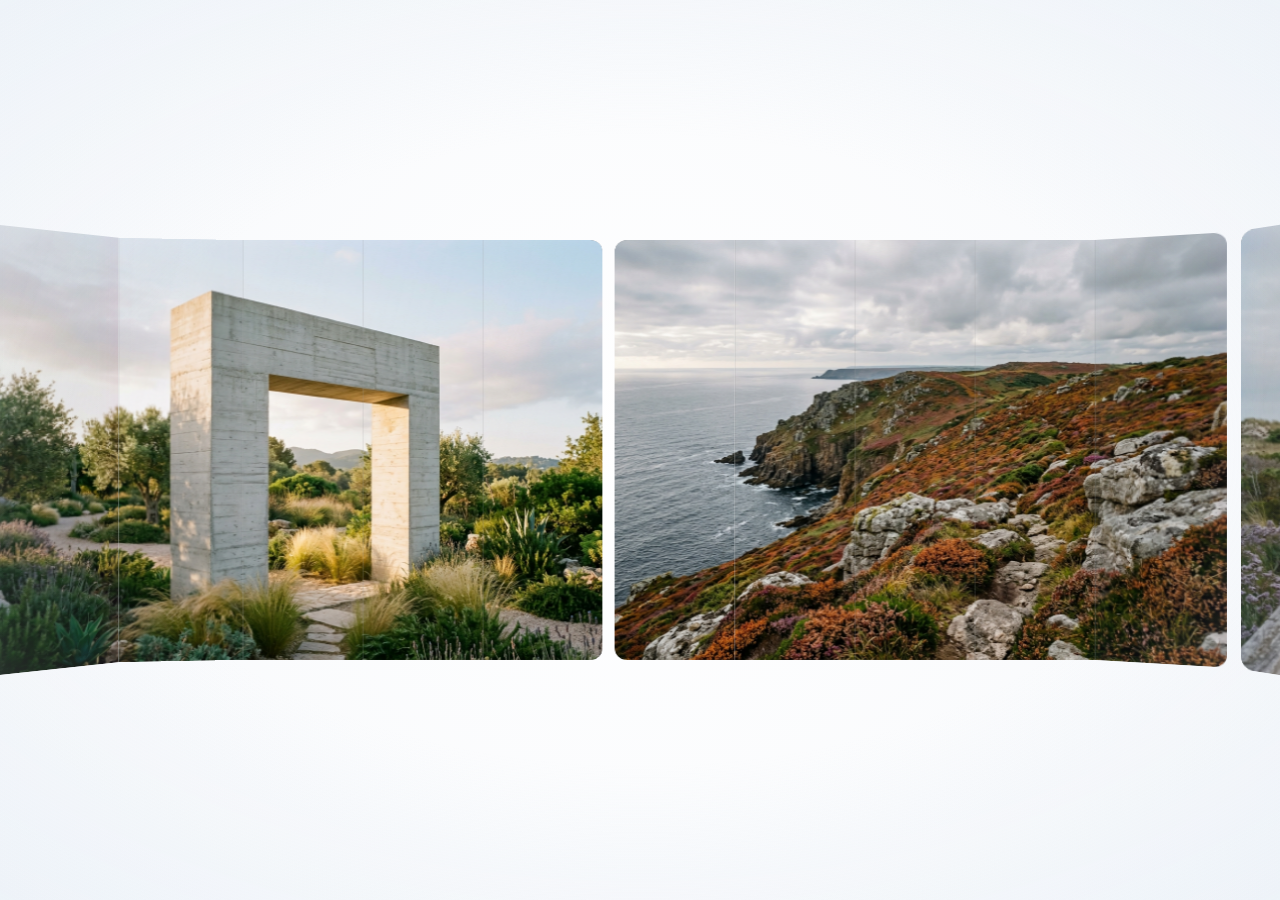
<file: Fold glass cards/index.html>
<!DOCTYPE html>
<html lang="en">
<head>
  <meta charset="UTF-8">
  <meta name="viewport" content="width=device-width, initial-scale=1.0">
  <title>Glass Fold Ticker</title>
  <meta name="description" content="Parametric 3D Glass Fold Ticker with faceted folding screens, chromatic sheen, and realistic perspective curvature.">
  <link rel="stylesheet" href="styles.css">
</head>
<body>

  <!-- Interactive Viewport -->
  <main class="ticker-viewport" id="ticker-viewport">
    
    <!-- 3D Perspective Stage -->
    <div class="stage-container" id="stage-container">
      <!-- Facets and image slices are procedurally rendered in 3D by script.js -->
    </div>

    <!-- Soft Ambient Depth Vignette -->
    <div class="ambient-glow" aria-hidden="true"></div>

  </main>

  <script src="script.js"></script>
</body>
</html>
</file>
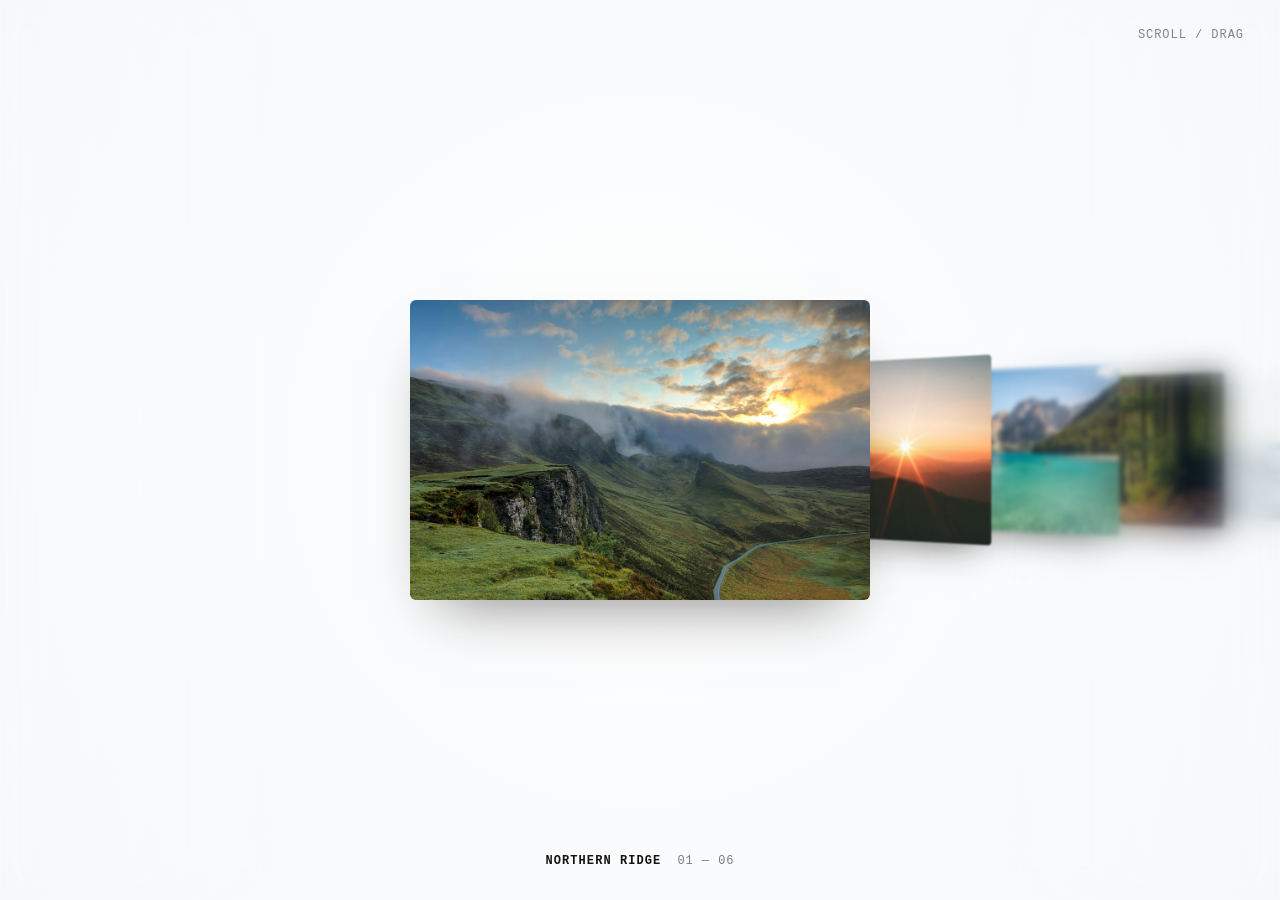
<file: sliding window/index.html>
<!DOCTYPE html>
<html lang="en">
<head>
  <meta charset="UTF-8">
  <meta name="viewport" content="width=device-width, initial-scale=1.0">
  <title>Sliding Window — 3D Perspective Carousel</title>
  <meta name="description" content="Precision 3D Sliding Window cover-flow carousel with perspective curvature, depth-of-field blur, spring physics, and kinetic drag.">
  
  <!-- Typography: Inter and Monospace -->
  <link rel="preconnect" href="https://fonts.googleapis.com">
  <link rel="preconnect" href="https://fonts.gstatic.com" crossorigin>
  <link href="https://fonts.googleapis.com/css2?family=Inter:wght@400;500;600&display=swap" rel="stylesheet">
  
  <link rel="stylesheet" href="styles.css">
</head>
<body>

  <main class="carousel-viewport" id="carousel-viewport">
    
    <!-- Top Right Interaction Hint -->
    <div class="interaction-hint" id="interaction-hint">SCROLL / DRAG</div>

    <!-- 3D Perspective Stage -->
    <div class="perspective-stage" id="perspective-stage">
      <div class="cards-track" id="cards-track">
        <!-- Rendered dynamically by script.js -->
      </div>
    </div>

    <!-- Edge Blur Gradient Masks -->
    <div class="edge-mask edge-mask--left" aria-hidden="true"></div>
    <div class="edge-mask edge-mask--right" aria-hidden="true"></div>

    <!-- Bottom Caption & Index Counter -->
    <div class="carousel-caption" id="carousel-caption">
      <span class="caption-title" id="caption-title">NORTHERN RIDGE</span>
      <span class="caption-counter" id="caption-counter">01 — 06</span>
    </div>

  </main>

  <script src="script.js"></script>
</body>
</html>
</file>
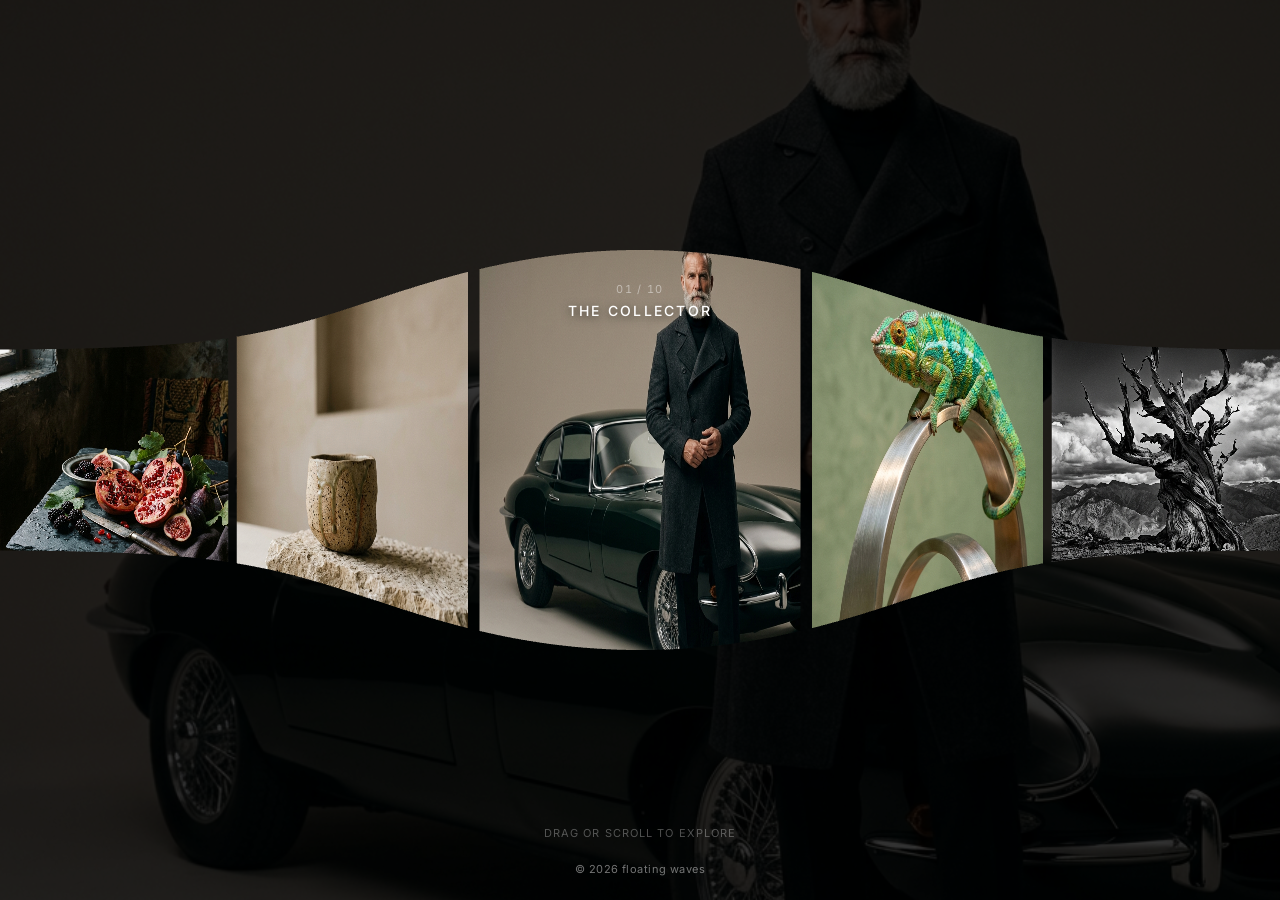
<file: card animations/floating waves/index.html>
<!DOCTYPE html>
<html lang="en">
<head>
  <meta charset="UTF-8">
  <meta name="viewport" content="width=device-width, initial-scale=1.0">
  <title>Floating Waves — Curved Ribbon Gallery</title>
  <meta name="description" content="Floating Waves — GPU-accelerated non-linear curved ribbon image gallery with dynamic Gaussian bulge and fullscreen ambient crossfades.">
  
  <!-- Inter font -->
  <link rel="preconnect" href="https://fonts.googleapis.com">
  <link rel="preconnect" href="https://fonts.gstatic.com" crossorigin>
  <link href="https://fonts.googleapis.com/css2?family=Inter:wght@300;400;500;600&display=swap" rel="stylesheet">
  
  <link rel="stylesheet" href="styles.css">
</head>
<body>

  <!-- Main WebGL Curved Ribbon Gallery Section -->
  <main class="gallery-viewport" id="gallery-viewport">
    
    <!-- Active Project Details HUD (floating overlay) -->
    <div class="project-hud" id="project-hud">
      <span class="project-counter" id="project-counter">01 / 10</span>
      <h2 class="project-title" id="project-title">THE COLLECTOR</h2>
    </div>

    <!-- WebGL Canvas for GPU-Accelerated Non-Linear Bulge Ribbon -->
    <canvas id="ribbon-canvas" class="ribbon-canvas"></canvas>

    <!-- Bottom Instruction / Drag Hint -->
    <div class="drag-hint">
      <span>Drag or Scroll to Explore</span>
    </div>
  </main>

  <!-- Site Footer -->
  <footer class="site-footer">
    <div class="footer-content">
      <p class="copyright">&copy; 2026 floating waves</p>
    </div>
  </footer>

  <script src="script.js"></script>
</body>
</html>
</file>
<file: Fold glass cards/styles.css>
/* ========================================================
   Glass Fold Ticker - Exact 3D Parametric Folding Engine
   ======================================================== */

*,
*::before,
*::after {
  margin: 0;
  padding: 0;
  box-sizing: border-box;
}

html, body {
  width: 100%;
  height: 100%;
  overflow: hidden;
  background-color: #ffffff;
  font-family: -apple-system, BlinkMacSystemFont, "Segoe UI", Roboto, Helvetica, Arial, sans-serif;
  -webkit-font-smoothing: antialiased;
  -moz-osx-font-smoothing: grayscale;
}

body {
  display: flex;
  align-items: center;
  justify-content: center;
  background: radial-gradient(circle at 50% 50%, #ffffff 0%, #f6f8fb 100%);
}

/* Outer Wrapper */
.ticker-viewport {
  position: relative;
  width: 100vw;
  height: 100vh;
  display: flex;
  align-items: center;
  justify-content: center;
  overflow: hidden;
  cursor: grab;
  user-select: none;
  -webkit-user-select: none;
  touch-action: pan-y;
}

.ticker-viewport.grabbing {
  cursor: grabbing;
}

/* 3D Stage */
.stage-container {
  position: relative;
  width: 100%;
  height: 420px;
  flex-shrink: 0;
  perspective: 1100px;
  perspective-origin: 50% 50%;
  transform-style: preserve-3d;
}

/* Individual Facet (Strip) */
.facet-strip {
  position: absolute;
  top: 0;
  left: 50%;
  height: 420px;
  overflow: hidden;
  transform-origin: 0% 50%;
  transform-style: flat;
  backface-visibility: hidden;
  -webkit-backface-visibility: hidden;
  will-change: transform;
  contain: layout paint style;
  pointer-events: none;
}

/* Inner Image Container */
.facet-image-container {
  position: absolute;
  top: 0;
  height: 100%;
  overflow: hidden;
  display: flex;
  align-items: center;
  justify-content: center;
  background: rgb(30, 30, 34);
  border-radius: 12px;
  will-change: transform;
}

.facet-image-container img {
  display: block;
  width: 100%;
  height: 100%;
  object-fit: cover;
  user-select: none;
  -webkit-user-drag: none;
  pointer-events: none;
}

/* Glass Edge & Constant Specular Reflection */
.facet-glass-edge {
  position: absolute;
  inset: 0;
  pointer-events: none;
  box-sizing: border-box;
}

/* Dynamic Chromatic Sheen & Angle Light Layer */
.facet-glass-sheen {
  position: absolute;
  inset: 0;
  pointer-events: none;
  will-change: opacity;
  transition: opacity 0.05s linear;
}

/* Ambient Corner Vignette / Glow */
.ambient-glow {
  position: absolute;
  inset: 0;
  pointer-events: none;
  background: radial-gradient(
    ellipse 85% 70% at 50% 50%,
    rgba(255, 255, 255, 0) 50%,
    rgba(225, 235, 245, 0.45) 100%
  );
  z-index: 10;
}

/* Responsive adjustments */
@media (max-width: 810px) {
  .stage-container,
  .facet-strip {
    height: 320px;
  }
}
</file>
<file: sliding window/styles.css>
/* ========================================================
   Sliding Window — 3D Perspective Carousel Styles
   ======================================================== */

*,
*::before,
*::after {
  margin: 0;
  padding: 0;
  box-sizing: border-box;
}

html, body {
  width: 100%;
  height: 100%;
  overflow: hidden;
  background-color: #ffffff;
  font-family: -apple-system, BlinkMacSystemFont, "Segoe UI", "Inter", Roboto, Helvetica, Arial, sans-serif;
  -webkit-font-smoothing: antialiased;
  -moz-osx-font-smoothing: grayscale;
}

body {
  display: flex;
  align-items: center;
  justify-content: center;
  min-height: 100vh;
  background: radial-gradient(circle at 50% 50%, #ffffff 0%, #f6f8fb 100%);
}

/* Viewport Container */
.carousel-viewport {
  position: relative;
  width: 100vw;
  height: 100vh;
  display: flex;
  align-items: center;
  justify-content: center;
  overflow: hidden;
  cursor: grab;
  user-select: none;
  -webkit-user-select: none;
  touch-action: pan-y;
}

.carousel-viewport.is-dragging {
  cursor: grabbing;
}

/* 3D Perspective Stage */
.perspective-stage {
  position: relative;
  width: 460px;
  height: 300px;
  transform-style: preserve-3d;
  perspective: 1300px;
  perspective-origin: center center;
}

.cards-track {
  position: relative;
  width: 100%;
  height: 100%;
  transform-style: preserve-3d;
}

/* Individual Slide Card */
.slide-card {
  position: absolute;
  left: 0;
  top: 0;
  width: 460px;
  height: 300px;
  border-radius: 6px;
  overflow: hidden;
  box-shadow: 0 30px 60px -30px rgba(22, 20, 19, 0.55);
  background: rgba(22, 20, 19, 0.06);
  transform-origin: center center;
  backface-visibility: hidden;
  -webkit-backface-visibility: hidden;
  will-change: transform, filter, opacity;
  contain: layout paint style;
  transition: box-shadow 0.3s ease;
}

.slide-card img {
  width: 100%;
  height: 100%;
  object-fit: cover;
  display: block;
  pointer-events: none;
  user-select: none;
  -webkit-user-drag: none;
}

/* Edge Blur Backdrop Masks */
.edge-mask {
  position: absolute;
  top: 0;
  bottom: 0;
  width: 22%;
  pointer-events: none;
  z-index: 1200;
  backdrop-filter: blur(14px);
  -webkit-backdrop-filter: blur(14px);
}

.edge-mask--left {
  left: 0;
  -webkit-mask-image: linear-gradient(to right, #000 0%, transparent 100%);
  mask-image: linear-gradient(to right, #000 0%, transparent 100%);
}

.edge-mask--right {
  right: 0;
  -webkit-mask-image: linear-gradient(to left, #000 0%, transparent 100%);
  mask-image: linear-gradient(to left, #000 0%, transparent 100%);
}

/* Top-Right Interaction Hint */
.interaction-hint {
  position: absolute;
  top: 28px;
  right: 36px;
  font-family: ui-monospace, SFMono-Regular, Menlo, Monaco, Consolas, "Liberation Mono", monospace;
  font-size: 12px;
  font-weight: 500;
  letter-spacing: 0.08em;
  text-transform: uppercase;
  color: rgb(22, 20, 19);
  opacity: 0.5;
  z-index: 1300;
  pointer-events: none;
}

/* Bottom Caption & Counter */
.carousel-caption {
  position: absolute;
  bottom: 32px;
  left: 0;
  right: 0;
  display: flex;
  align-items: baseline;
  justify-content: center;
  gap: 16px;
  font-family: ui-monospace, SFMono-Regular, Menlo, Monaco, Consolas, "Liberation Mono", monospace;
  font-size: 12px;
  font-weight: 500;
  letter-spacing: 0.08em;
  text-transform: uppercase;
  color: rgb(22, 20, 19);
  z-index: 1300;
  pointer-events: none;
  transition: opacity 0.2s ease;
}

.caption-title {
  font-weight: 600;
  color: rgb(22, 20, 19);
  letter-spacing: 0.09em;
}

.caption-counter {
  opacity: 0.55;
  font-variant-numeric: tabular-nums;
}

/* Responsive adjustments */
@media (max-width: 810px) {
  .perspective-stage,
  .slide-card {
    width: 340px;
    height: 220px;
  }

  .edge-mask {
    width: 15%;
  }

  .interaction-hint {
    top: 20px;
    right: 20px;
    font-size: 11px;
  }

  .carousel-caption {
    bottom: 24px;
    font-size: 11px;
  }
}

@media (max-width: 480px) {
  .perspective-stage,
  .slide-card {
    width: 290px;
    height: 190px;
  }

  .edge-mask {
    width: 12%;
  }
}
</file>
<file: card animations/floating waves/styles.css>
/* ========================================================
   Aster Bloom — Curved Ribbon Gallery Styling
   ======================================================== */

*,
*::before,
*::after {
  margin: 0;
  padding: 0;
  box-sizing: border-box;
}

:root {
  --bg-color: #000000;
  --text-primary: #ffffff;
  --text-muted: rgba(255, 255, 255, 0.45);
  --border-subtle: rgba(255, 255, 255, 0.12);
  --font-main: "Inter", -apple-system, BlinkMacSystemFont, "Segoe UI", Roboto, sans-serif;
}

html, body {
  width: 100%;
  height: 100%;
  overflow: hidden;
  background-color: var(--bg-color);
  color: var(--text-primary);
  font-family: var(--font-main);
  -webkit-font-smoothing: antialiased;
  -moz-osx-font-smoothing: grayscale;
}

/* Site Header */
.site-header {
  position: fixed;
  top: 0;
  left: 0;
  width: 100%;
  z-index: 100;
  padding: 24px 32px;
  pointer-events: none;
}

.nav-container {
  display: flex;
  align-items: flex-start;
  justify-content: space-between;
  width: 100%;
}

.nav-left {
  display: flex;
  align-items: flex-start;
  gap: 60px;
  pointer-events: auto;
}

.logo {
  font-size: 13px;
  font-weight: 500;
  color: var(--text-primary);
  text-decoration: none;
  letter-spacing: -0.01em;
  white-space: nowrap;
}

.role-desc {
  display: flex;
  flex-direction: column;
  gap: 2px;
  font-size: 12px;
  line-height: 1.35;
  color: var(--text-primary);
}

.nav-menu {
  display: flex;
  align-items: center;
  gap: 24px;
  pointer-events: auto;
}

.nav-link {
  font-size: 12px;
  color: var(--text-muted);
  text-decoration: none;
  transition: color 0.25s ease;
}

.nav-link:hover,
.nav-link.active {
  color: var(--text-primary);
}

.email-link {
  margin-left: 12px;
}

.menu-btn {
  display: none;
  background: none;
  border: none;
  width: 20px;
  height: 16px;
  position: relative;
  cursor: pointer;
  pointer-events: auto;
}

.menu-line {
  position: absolute;
  left: 0;
  width: 100%;
  height: 1.5px;
  background-color: var(--text-primary);
  transition: transform 0.25s ease;
}

.menu-line.top { top: 3px; }
.menu-line.bottom { bottom: 3px; }

/* Fullscreen Gallery Viewport */
.gallery-viewport {
  position: relative;
  width: 100vw;
  height: 100vh;
  overflow: hidden;
  background-color: var(--bg-color);
  cursor: grab;
  user-select: none;
  -webkit-user-select: none;
  touch-action: pan-y;
}

.gallery-viewport.is-dragging {
  cursor: grabbing;
}

/* WebGL Canvas */
.ribbon-canvas {
  position: absolute;
  inset: 0;
  width: 100%;
  height: 100%;
  display: block;
  touch-action: none;
}

/* Project HUD Overlay */
.project-hud {
  position: absolute;
  top: 50%;
  left: 50%;
  transform: translate(-50%, calc(-50% - 150px));
  display: flex;
  flex-direction: column;
  align-items: center;
  gap: 6px;
  pointer-events: none;
  z-index: 50;
  text-align: center;
}

.project-counter {
  font-size: 11px;
  letter-spacing: 0.12em;
  text-transform: uppercase;
  color: var(--text-muted);
  font-variant-numeric: tabular-nums;
}

.project-title {
  font-size: 14px;
  font-weight: 500;
  letter-spacing: 0.16em;
  text-transform: uppercase;
  color: var(--text-primary);
  text-shadow: 0 2px 10px rgba(0, 0, 0, 0.7);
}

/* Drag Hint */
.drag-hint {
  position: absolute;
  bottom: 60px;
  left: 50%;
  transform: translateX(-50%);
  pointer-events: none;
  z-index: 50;
  font-size: 11px;
  letter-spacing: 0.1em;
  text-transform: uppercase;
  color: rgba(255, 255, 255, 0.3);
  transition: opacity 0.5s ease;
}

/* Footer */
.site-footer {
  position: fixed;
  bottom: 0;
  left: 0;
  width: 100%;
  padding: 24px 32px;
  pointer-events: none;
  z-index: 100;
}

.footer-content {
  display: flex;
  align-items: center;
  justify-content: center;
  width: 100%;
}

.copyright {
  font-size: 11px;
  color: var(--text-muted);
  letter-spacing: 0.04em;
}

/* Responsive */
@media (max-width: 810px) {
  .site-header {
    padding: 16px 20px;
  }

  .nav-left {
    gap: 20px;
  }

  .role-desc {
    display: none;
  }

  .nav-menu {
    display: none;
  }

  .menu-btn {
    display: block;
  }

  .project-hud {
    transform: translate(-50%, calc(-50% - 170px));
  }

  .site-footer {
    padding: 16px 20px;
  }
}
</file>
